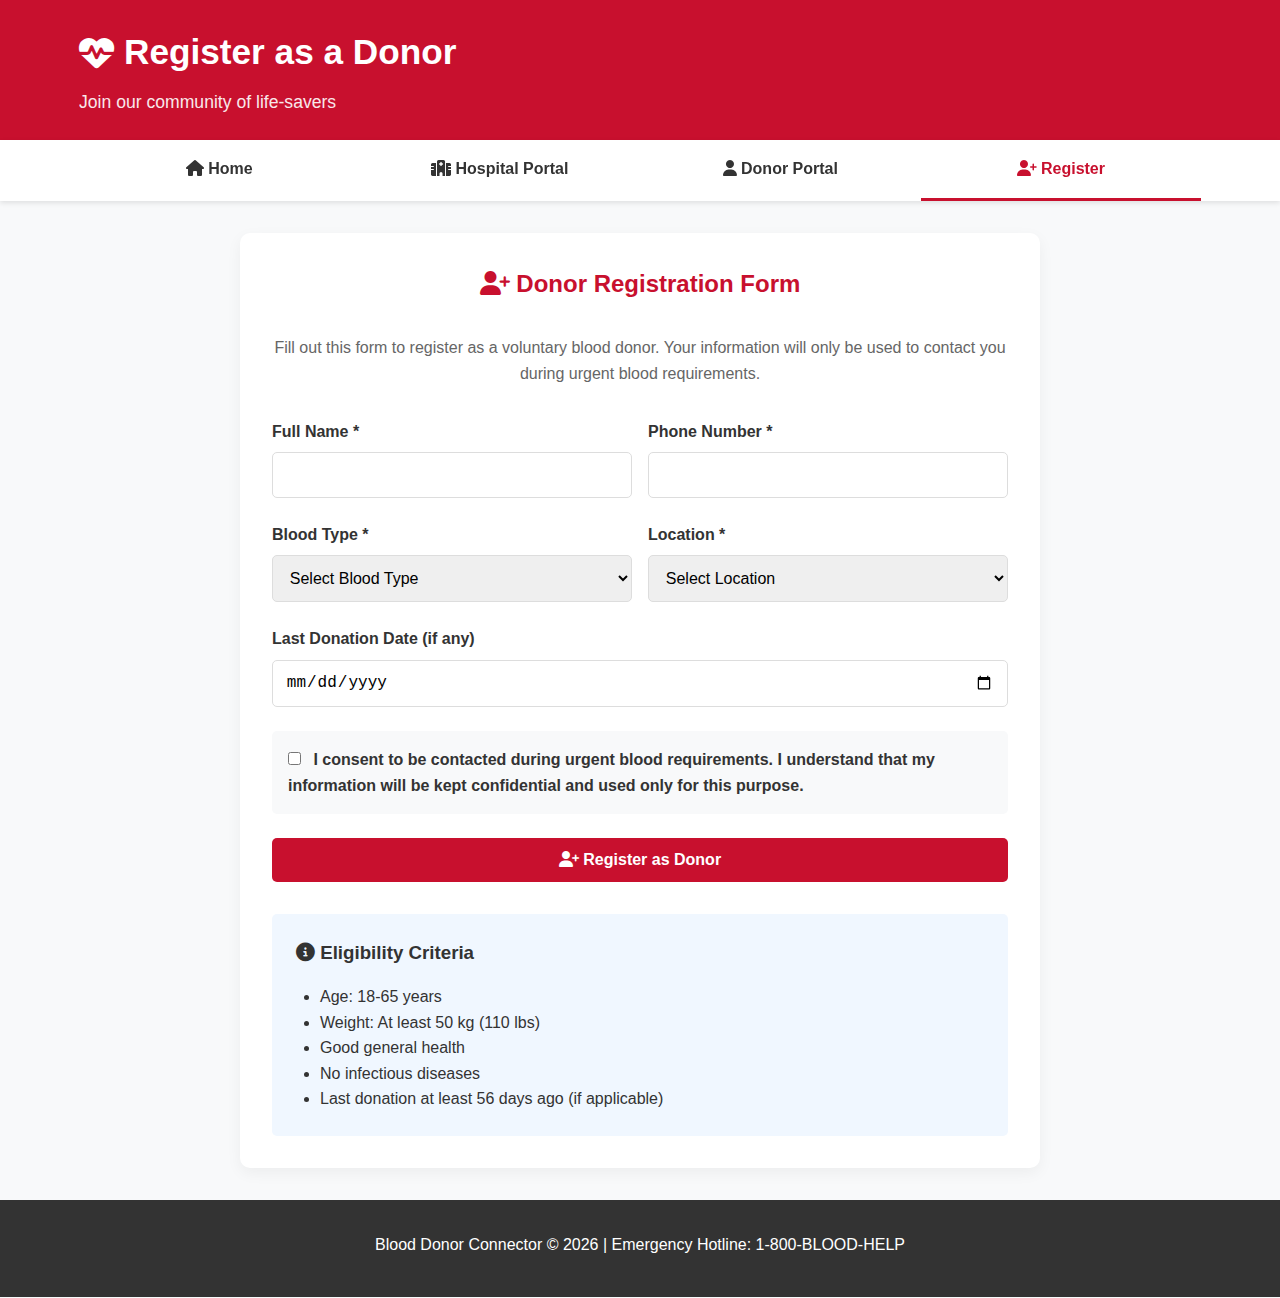
<file: admin.html>
<!DOCTYPE html>
<html lang="en">
<head>
    <meta charset="UTF-8">
    <meta name="viewport" content="width=device-width, initial-scale=1.0">
    <title>Register as Donor - Blood Donor Connector</title>
    <link rel="stylesheet" href="style.css">
    <link rel="stylesheet" href="https://cdnjs.cloudflare.com/ajax/libs/font-awesome/6.4.0/css/all.min.css">
</head>
<body>
    <header>
        <div class="container">
            <h1><i class="fas fa-heartbeat"></i> Register as a Donor</h1>
            <p class="tagline">Join our community of life-savers</p>
        </div>
    </header>

    <nav>
        <div class="container">
            <ul>
                <li><a href="index.html"><i class="fas fa-home"></i> Home</a></li>
                <li><a href="hospital.html"><i class="fas fa-hospital"></i> Hospital Portal</a></li>
                <li><a href="donor.html"><i class="fas fa-user"></i> Donor Portal</a></li>
                <li><a href="admin.html" class="active"><i class="fas fa-user-plus"></i> Register</a></li>
            </ul>
        </div>
    </nav>

    <main class="container">
        <div class="form-container">
            <h2><i class="fas fa-user-plus"></i> Donor Registration Form</h2>
            <p style="margin-bottom: 2rem; text-align: center; color: #666;">
                Fill out this form to register as a voluntary blood donor. Your information will only be used to contact you during urgent blood requirements.
            </p>
            
            <form id="donor-form" onsubmit="return registerDonor()">
                <div class="form-row">
                    <div class="form-group">
                        <label for="donor-name">Full Name *</label>
                        <input type="text" id="donor-name" class="form-control" required>
                    </div>
                    <div class="form-group">
                        <label for="donor-phone">Phone Number *</label>
                        <input type="tel" id="donor-phone" class="form-control" required>
                    </div>
                </div>
                
                <div class="form-row">
                    <div class="form-group">
                        <label for="donor-blood-type">Blood Type *</label>
                        <select id="donor-blood-type" class="form-control" required>
                            <option value="">Select Blood Type</option>
                            <option value="O+">O+</option>
                            <option value="O-">O-</option>
                            <option value="A+">A+</option>
                            <option value="A-">A-</option>
                            <option value="B+">B+</option>
                            <option value="B-">B-</option>
                            <option value="AB+">AB+</option>
                            <option value="AB-">AB-</option>
                        </select>
                    </div>
                    <div class="form-group">
                        <label for="donor-location">Location *</label>
                        <select id="donor-location" class="form-control" required>
                            <option value="">Select Location</option>
                            <option value="Virudhunagar">Virudhunagar</option>
                            <option value="Sattur">Sattur</option>
                            <option value="Sivakasi">Sivakasi</option>
                            <option value="Srivi">Srivi</option>
                            <option value="West Side">West Side</option>
                        </select>
                    </div>
                </div>
                
                <div class="form-group">
                    <label for="last-donation">Last Donation Date (if any)</label>
                    <input type="date" id="last-donation" class="form-control">
                </div>
                
                <div class="form-group">
                    <div style="background-color: #f8f9fa; padding: 1rem; border-radius: 5px; margin-top: 1rem;">
                        <input type="checkbox" id="consent" required>
                        <label for="consent" style="display: inline; margin-left: 0.5rem;">
                            I consent to be contacted during urgent blood requirements. I understand that my information will be kept confidential and used only for this purpose.
                        </label>
                    </div>
                </div>
                
                <button type="submit" class="btn btn-primary" style="width: 100%;">
                    <i class="fas fa-user-plus"></i> Register as Donor
                </button>
            </form>
            
            <div style="margin-top: 2rem; padding: 1.5rem; background-color: #f0f7ff; border-radius: 5px;">
                <h3><i class="fas fa-info-circle"></i> Eligibility Criteria</h3>
                <ul style="margin-top: 1rem; margin-left: 1.5rem;">
                    <li>Age: 18-65 years</li>
                    <li>Weight: At least 50 kg (110 lbs)</li>
                    <li>Good general health</li>
                    <li>No infectious diseases</li>
                    <li>Last donation at least 56 days ago (if applicable)</li>
                </ul>
            </div>
        </div>
    </main>

    <footer>
        <div class="container">
            <p>Blood Donor Connector &copy; <span id="current-year">2023</span> | Emergency Hotline: 1-800-BLOOD-HELP</p>
        </div>
    </footer>

    <script src="script.js"></script>
</body>
</html>
</file>
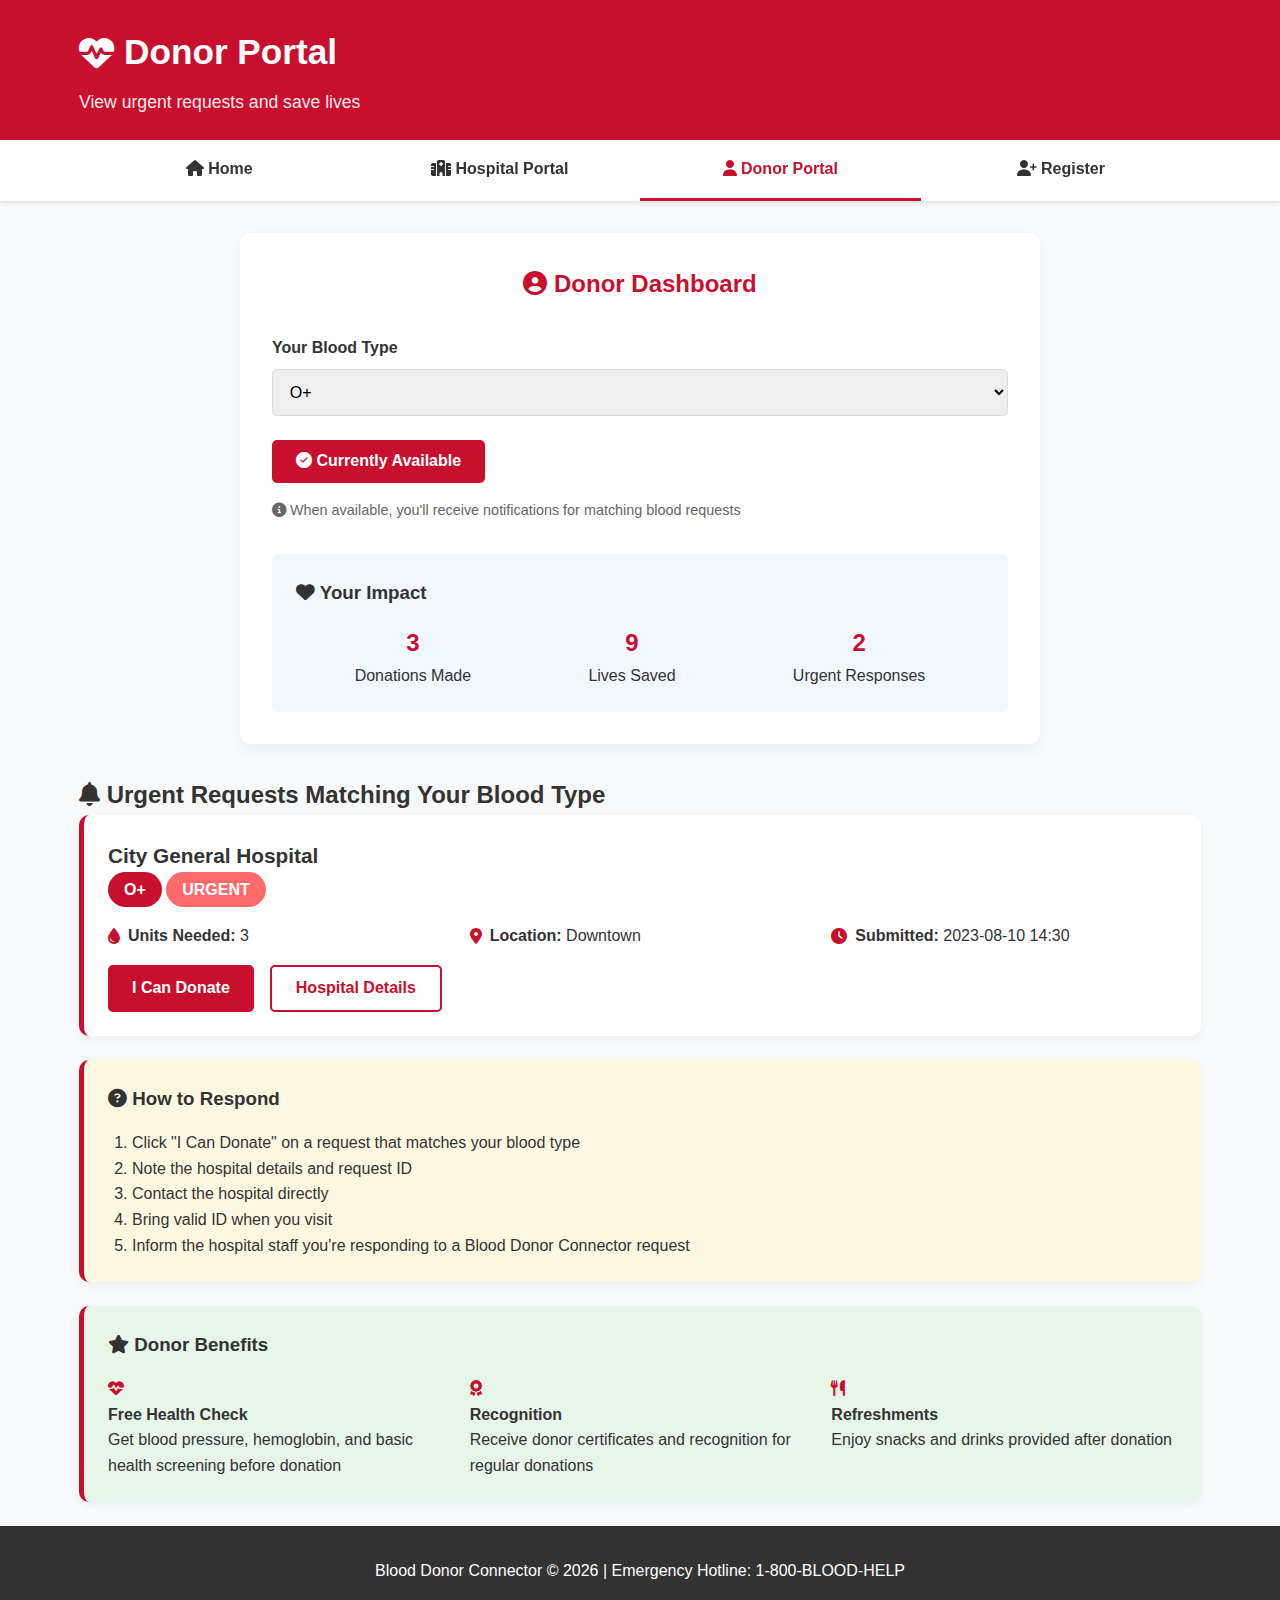
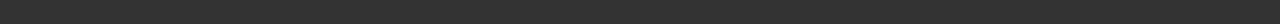
<file: donor.html>
<!DOCTYPE html>
<html lang="en">
<head>
    <meta charset="UTF-8">
    <meta name="viewport" content="width=device-width, initial-scale=1.0">
    <title>Donor Portal - Blood Donor Connector</title>
    <link rel="stylesheet" href="style.css">
    <link rel="stylesheet" href="https://cdnjs.cloudflare.com/ajax/libs/font-awesome/6.4.0/css/all.min.css">
</head>
<body>
    <header>
        <div class="container">
            <h1><i class="fas fa-heartbeat"></i> Donor Portal</h1>
            <p class="tagline">View urgent requests and save lives</p>
        </div>
    </header>

    <nav>
        <div class="container">
            <ul>
                <li><a href="index.html"><i class="fas fa-home"></i> Home</a></li>
                <li><a href="hospital.html"><i class="fas fa-hospital"></i> Hospital Portal</a></li>
                <li><a href="donor.html" class="active"><i class="fas fa-user"></i> Donor Portal</a></li>
                <li><a href="admin.html"><i class="fas fa-user-plus"></i> Register</a></li>
            </ul>
        </div>
    </nav>

    <main class="container">
        <div class="form-container">
            <h2><i class="fas fa-user-circle"></i> Donor Dashboard</h2>
            
            <div style="margin-bottom: 2rem;">
                <div class="form-row">
                    <div class="form-group">
                        <label for="donor-blood-type-display">Your Blood Type</label>
                        <select id="donor-blood-type-display" class="form-control">
                            <option value="O+">O+</option>
                            <option value="O-">O-</option>
                            <option value="A+">A+</option>
                            <option value="A-">A-</option>
                            <option value="B+">B+</option>
                            <option value="B-">B-</option>
                            <option value="AB+">AB+</option>
                            <option value="AB-">AB-</option>
                        </select>
                    </div>
                </div>
                
                <button id="availability-toggle" class="btn btn-primary">
                    <i class="fas fa-check-circle"></i> Currently Available
                </button>
                <p style="margin-top: 1rem; font-size: 0.9rem; color: #666;">
                    <i class="fas fa-info-circle"></i> When available, you'll receive notifications for matching blood requests
                </p>
            </div>
            
            <div style="background-color: #f0f7ff; padding: 1.5rem; border-radius: 5px; margin-top: 2rem;">
                <h3><i class="fas fa-heart"></i> Your Impact</h3>
                <div style="display: flex; justify-content: space-around; text-align: center; margin-top: 1rem;">
                    <div>
                        <h4 style="color: #c8102e; font-size: 1.5rem;">3</h4>
                        <p>Donations Made</p>
                    </div>
                    <div>
                        <h4 style="color: #c8102e; font-size: 1.5rem;">9</h4>
                        <p>Lives Saved</p>
                    </div>
                    <div>
                        <h4 style="color: #c8102e; font-size: 1.5rem;">2</h4>
                        <p>Urgent Responses</p>
                    </div>
                </div>
            </div>
        </div>

        <div class="request-list">
            <h2><i class="fas fa-bell"></i> Urgent Requests Matching Your Blood Type</h2>
            
            <div id="donor-request-list">
                <!-- Matching requests will be displayed here by JavaScript -->
                <div class="request-card">
                    <div class="request-header">
                        <div>
                            <h3 class="request-title">City General Hospital</h3>
                            <span class="blood-type-badge">O+</span>
                            <span class="urgent-badge">URGENT</span>
                        </div>
                    </div>
                    <div class="request-details">
                        <div class="detail-item">
                            <i class="fas fa-tint"></i>
                            <span><strong>Units Needed:</strong> 3</span>
                        </div>
                        <div class="detail-item">
                            <i class="fas fa-map-marker-alt"></i>
                            <span><strong>Location:</strong> Downtown</span>
                        </div>
                        <div class="detail-item">
                            <i class="fas fa-clock"></i>
                            <span><strong>Submitted:</strong> 2023-08-10 14:30</span>
                        </div>
                    </div>
                    <div class="request-actions">
                        <button class="btn btn-primary" onclick="respondToRequest(1)">I Can Donate</button>
                        <button class="btn btn-outline" onclick="viewHospitalDetails('City General Hospital')">Hospital Details</button>
                    </div>
                </div>
            </div>
            
            <div class="request-card" style="background-color: #fff8e1;">
                <h3><i class="fas fa-question-circle"></i> How to Respond</h3>
                <ol style="margin-left: 1.5rem; margin-top: 1rem;">
                    <li>Click "I Can Donate" on a request that matches your blood type</li>
                    <li>Note the hospital details and request ID</li>
                    <li>Contact the hospital directly</li>
                    <li>Bring valid ID when you visit</li>
                    <li>Inform the hospital staff you're responding to a Blood Donor Connector request</li>
                </ol>
            </div>
            
            <div class="request-card" style="background-color: #e8f5e9; margin-top: 1.5rem;">
                <h3><i class="fas fa-star"></i> Donor Benefits</h3>
                <div style="display: grid; grid-template-columns: repeat(auto-fit, minmax(200px, 1fr)); gap: 1rem; margin-top: 1rem;">
                    <div>
                        <i class="fas fa-heartbeat" style="color: #c8102e;"></i>
                        <h4>Free Health Check</h4>
                        <p>Get blood pressure, hemoglobin, and basic health screening before donation</p>
                    </div>
                    <div>
                        <i class="fas fa-award" style="color: #c8102e;"></i>
                        <h4>Recognition</h4>
                        <p>Receive donor certificates and recognition for regular donations</p>
                    </div>
                    <div>
                        <i class="fas fa-utensils" style="color: #c8102e;"></i>
                        <h4>Refreshments</h4>
                        <p>Enjoy snacks and drinks provided after donation</p>
                    </div>
                </div>
            </div>
        </div>
    </main>

    <footer>
        <div class="container">
            <p>Blood Donor Connector &copy; <span id="current-year">2023</span> | Emergency Hotline: 1-800-BLOOD-HELP</p>
        </div>
    </footer>

    <script src="script.js"></script>
</body>
</html>
</file>
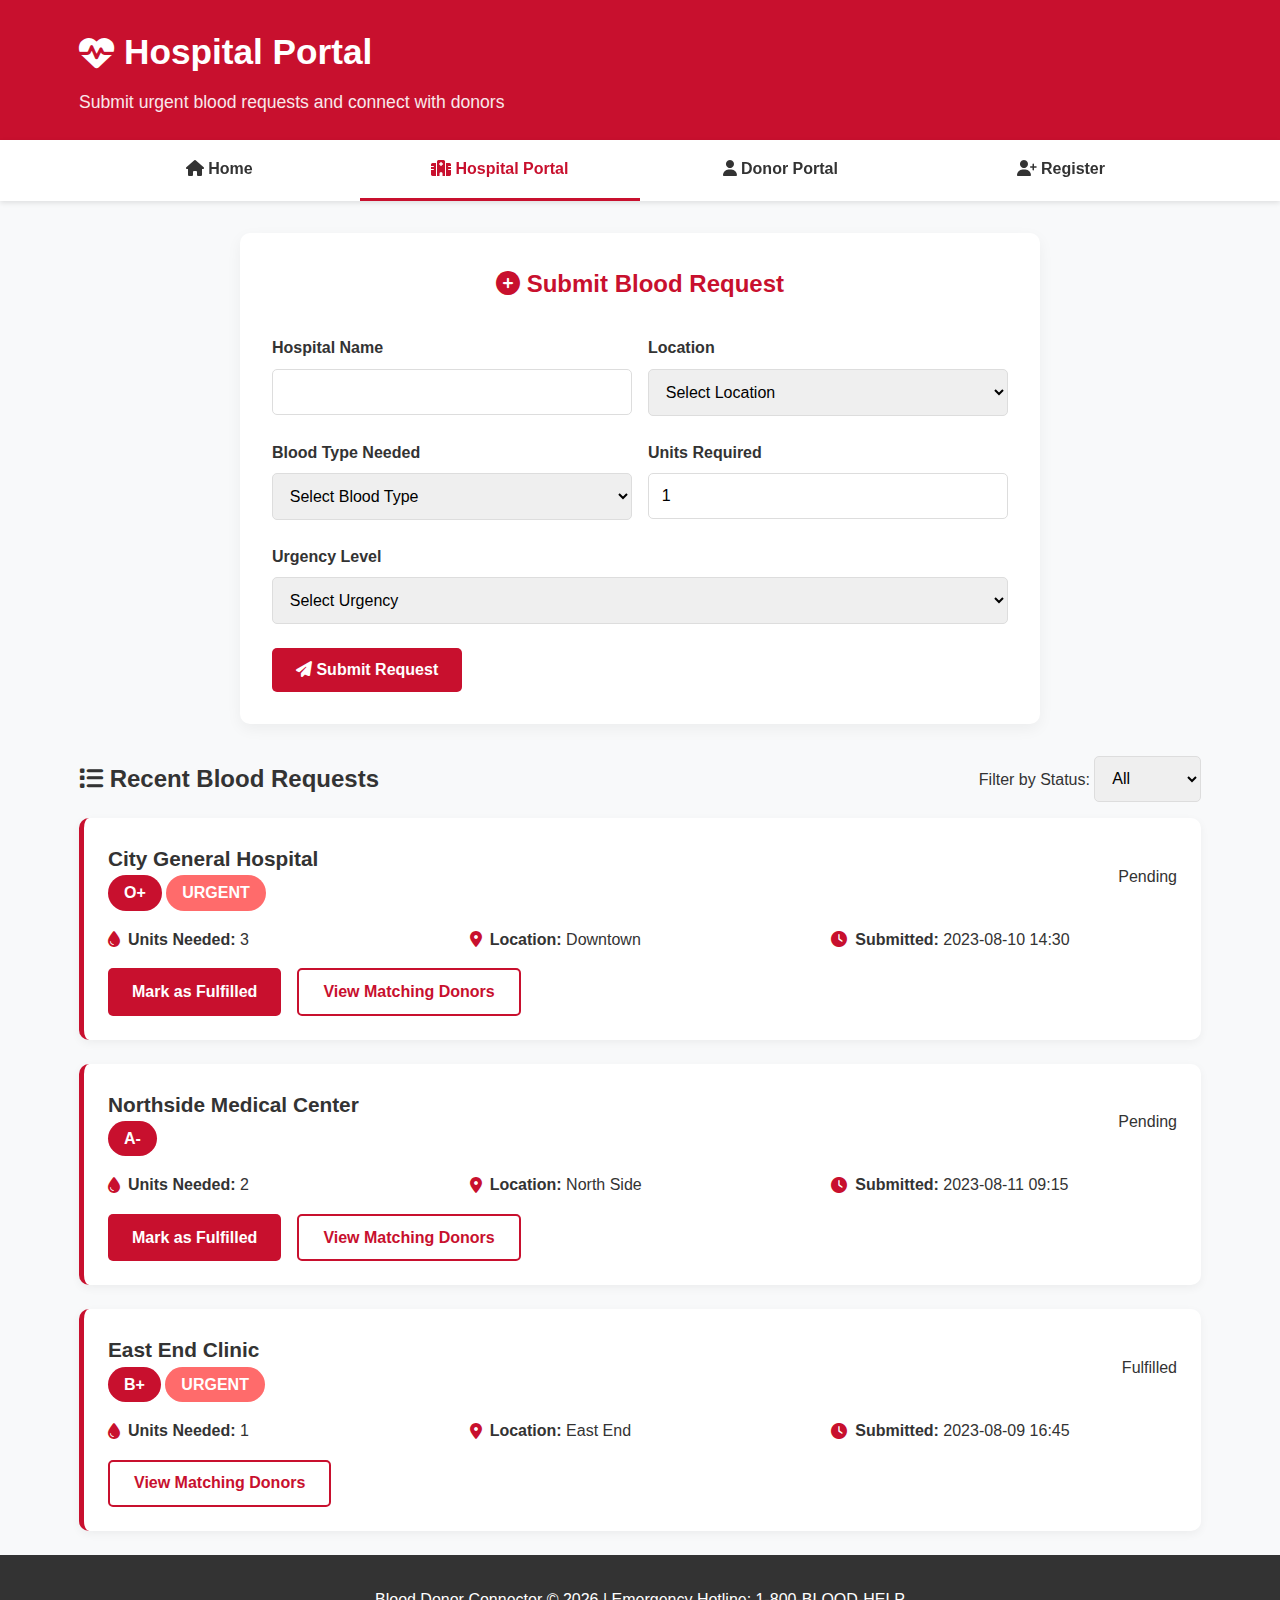
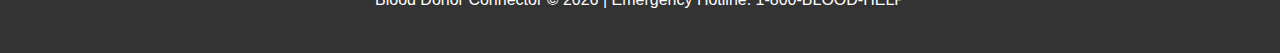
<file: hospital.html>
<!DOCTYPE html>
<html lang="en">
<head>
    <meta charset="UTF-8">
    <meta name="viewport" content="width=device-width, initial-scale=1.0">
    <title>Hospital Portal - Blood Donor Connector</title>
    <link rel="stylesheet" href="style.css">
    <link rel="stylesheet" href="https://cdnjs.cloudflare.com/ajax/libs/font-awesome/6.4.0/css/all.min.css">
</head>
<body>
    <header>
        <div class="container">
            <h1><i class="fas fa-heartbeat"></i> Hospital Portal</h1>
            <p class="tagline">Submit urgent blood requests and connect with donors</p>
        </div>
    </header>

    <nav>
        <div class="container">
            <ul>
                <li><a href="index.html"><i class="fas fa-home"></i> Home</a></li>
                <li><a href="hospital.html" class="active"><i class="fas fa-hospital"></i> Hospital Portal</a></li>
                <li><a href="donor.html"><i class="fas fa-user"></i> Donor Portal</a></li>
                <li><a href="admin.html"><i class="fas fa-user-plus"></i> Register</a></li>
            </ul>
        </div>
    </nav>

    <main class="container">
        <div class="form-container">
            <h2><i class="fas fa-plus-circle"></i> Submit Blood Request</h2>
            <form id="request-form" onsubmit="return submitRequest()">
                <div class="form-row">
                    <div class="form-group">
                        <label for="hospital">Hospital Name</label>
                        <input type="text" id="hospital" class="form-control" required>
                    </div>
                    <div class="form-group">
                        <label for="location">Location</label>
                        <select id="location" class="form-control" required>
                            <option value="">Select Location</option>
                            <option value="Virudhunagar">Virudhunagar</option>
                            <option value="Sattur">Sattur</option>
                            <option value="Sivakasi">Sivakasi</option>
                            <option value="Srivi">Srivi</option>
                            <option value="Rajapalayam">Rajapalayam</option>
                        </select>
                    </div>
                </div>
                
                <div class="form-row">
                    <div class="form-group">
                        <label for="blood-type">Blood Type Needed</label>
                        <select id="blood-type" class="form-control" required>
                            <option value="">Select Blood Type</option>
                            <option value="O+">O+</option>
                            <option value="O-">O-</option>
                            <option value="A+">A+</option>
                            <option value="A-">A-</option>
                            <option value="B+">B+</option>
                            <option value="B-">B-</option>
                            <option value="AB+">AB+</option>
                            <option value="AB-">AB-</option>
                        </select>
                    </div>
                    <div class="form-group">
                        <label for="units">Units Required</label>
                        <input type="number" id="units" class="form-control" min="1" max="10" value="1" required>
                    </div>
                </div>
                
                <div class="form-row">
                    <div class="form-group">
                        <label for="urgency">Urgency Level</label>
                        <select id="urgency" class="form-control" required>
                            <option value="">Select Urgency</option>
                            <option value="High">High (Immediate need)</option>
                            <option value="Medium">Medium (Within 24 hours)</option>
                            <option value="Low">Low (Within 3 days)</option>
                        </select>
                    </div>
                </div>
                
                <button type="submit" class="btn btn-primary">
                    <i class="fas fa-paper-plane"></i> Submit Request
                </button>
            </form>
        </div>

        <div class="request-list">
            <div class="request-header">
                <h2><i class="fas fa-list"></i> Recent Blood Requests</h2>
                <div>
                    <label for="status-filter">Filter by Status:</label>
                    <select id="status-filter" class="form-control" style="display: inline-block; width: auto;">
                        <option value="All">All</option>
                        <option value="Pending">Pending</option>
                        <option value="Fulfilled">Fulfilled</option>
                    </select>
                </div>
            </div>
            
            <div id="request-list">
                <!-- Requests will be displayed here by JavaScript -->
            </div>
        </div>
    </main>

    <footer>
        <div class="container">
            <p>Blood Donor Connector &copy; <span id="current-year">2023</span> | Emergency Hotline: 1-800-BLOOD-HELP</p>
        </div>
    </footer>

    <script src="script.js"></script>
</body>
</html>
</file>
<file: style.css>
/* Reset and Base Styles */
* {
    margin: 0;
    padding: 0;
    box-sizing: border-box;
}

body {
    font-family: 'Segoe UI', Tahoma, Geneva, Verdana, sans-serif;
    line-height: 1.6;
    color: #333;
    background-color: #f8f9fa;
}

.container {
    width: 90%;
    max-width: 1200px;
    margin: 0 auto;
    padding: 0 15px;
}

/* Header Styles */
header {
    background-color: #c8102e;
    color: white;
    padding: 1.5rem 0;
    box-shadow: 0 2px 5px rgba(0, 0, 0, 0.1);
}

header h1 {
    font-size: 2.2rem;
    margin-bottom: 0.5rem;
    display: flex;
    align-items: center;
    gap: 10px;
}

header .tagline {
    font-size: 1.1rem;
    opacity: 0.9;
}

/* Navigation Styles */
nav {
    background-color: #fff;
    box-shadow: 0 2px 5px rgba(0, 0, 0, 0.1);
    position: sticky;
    top: 0;
    z-index: 100;
}

nav ul {
    display: flex;
    list-style: none;
    flex-wrap: wrap;
}

nav li {
    flex: 1;
    min-width: 120px;
}

nav a {
    display: block;
    padding: 1rem;
    text-align: center;
    text-decoration: none;
    color: #333;
    font-weight: 600;
    transition: all 0.3s;
    border-bottom: 3px solid transparent;
}

nav a:hover {
    background-color: #f8f9fa;
    color: #c8102e;
}

nav a.active {
    color: #c8102e;
    border-bottom: 3px solid #c8102e;
}

/* Main Content Styles */
main {
    padding: 2rem 0;
}

/* Hero Section */
.hero {
    display: flex;
    flex-wrap: wrap;
    align-items: center;
    margin-bottom: 3rem;
    gap: 2rem;
}

.hero-content {
    flex: 1;
    min-width: 300px;
}

.hero h2 {
    font-size: 2.5rem;
    color: #c8102e;
    margin-bottom: 1rem;
}

.hero p {
    font-size: 1.2rem;
    margin-bottom: 2rem;
    color: #555;
}

.hero-image {
    flex: 1;
    min-width: 300px;
    border-radius: 10px;
    overflow: hidden;
    box-shadow: 0 5px 15px rgba(0, 0, 0, 0.1);
}

.hero-image img {
    width: 100%;
    height: auto;
    display: block;
}

/* Button Styles */
.btn {
    display: inline-block;
    padding: 0.8rem 1.5rem;
    border-radius: 5px;
    text-decoration: none;
    font-weight: 600;
    cursor: pointer;
    transition: all 0.3s;
    border: none;
    font-size: 1rem;
}

.btn-primary {
    background-color: #c8102e;
    color: white;
}

.btn-primary:hover {
    background-color: #a00d24;
    transform: translateY(-2px);
}

.btn-secondary {
    background-color: #2e5fa7;
    color: white;
}

.btn-secondary:hover {
    background-color: #244b87;
    transform: translateY(-2px);
}

.btn-outline {
    background-color: transparent;
    color: #c8102e;
    border: 2px solid #c8102e;
}

.btn-outline:hover {
    background-color: #c8102e;
    color: white;
    transform: translateY(-2px);
}

.cta-buttons {
    display: flex;
    gap: 1rem;
    flex-wrap: wrap;
}

/* Features Section */
.features {
    margin-bottom: 3rem;
}

.features h2 {
    text-align: center;
    font-size: 2.2rem;
    color: #333;
    margin-bottom: 2rem;
}

.feature-grid {
    display: grid;
    grid-template-columns: repeat(auto-fit, minmax(250px, 1fr));
    gap: 2rem;
}

.feature-card {
    background-color: white;
    padding: 1.5rem;
    border-radius: 10px;
    box-shadow: 0 5px 15px rgba(0, 0, 0, 0.05);
    text-align: center;
    transition: transform 0.3s;
}

.feature-card:hover {
    transform: translateY(-5px);
}

.feature-icon {
    font-size: 2.5rem;
    color: #c8102e;
    margin-bottom: 1rem;
}

.feature-card h3 {
    margin-bottom: 1rem;
    color: #333;
}

/* Blood Types Section */
.blood-types {
    margin-bottom: 3rem;
}

.blood-types h2 {
    text-align: center;
    font-size: 2.2rem;
    color: #333;
    margin-bottom: 2rem;
}

.compatibility-table {
    overflow-x: auto;
}

table {
    width: 100%;
    border-collapse: collapse;
    background-color: white;
    box-shadow: 0 5px 15px rgba(0, 0, 0, 0.05);
}

thead {
    background-color: #c8102e;
    color: white;
}

th, td {
    padding: 1rem;
    text-align: center;
    border-bottom: 1px solid #eee;
}

tbody tr:hover {
    background-color: #f8f9fa;
}

.blood-type {
    display: inline-block;
    padding: 0.3rem 0.8rem;
    background-color: #c8102e;
    color: white;
    border-radius: 5px;
    font-weight: bold;
}

/* Stats Section */
.stats {
    margin-bottom: 3rem;
}

.stats h2 {
    text-align: center;
    font-size: 2.2rem;
    color: #333;
    margin-bottom: 2rem;
}

.stats-grid {
    display: grid;
    grid-template-columns: repeat(auto-fit, minmax(200px, 1fr));
    gap: 2rem;
}

.stat-card {
    background-color: white;
    padding: 2rem;
    border-radius: 10px;
    box-shadow: 0 5px 15px rgba(0, 0, 0, 0.05);
    text-align: center;
}

.stat-card h3 {
    font-size: 3rem;
    color: #c8102e;
    margin-bottom: 0.5rem;
}

.stat-card p {
    color: #666;
    font-size: 1.1rem;
}

/* Form Styles */
.form-container {
    max-width: 800px;
    margin: 2rem auto;
    background-color: white;
    padding: 2rem;
    border-radius: 10px;
    box-shadow: 0 5px 15px rgba(0, 0, 0, 0.05);
}

.form-container h2 {
    text-align: center;
    color: #c8102e;
    margin-bottom: 2rem;
}

.form-group {
    margin-bottom: 1.5rem;
}

.form-group label {
    display: block;
    margin-bottom: 0.5rem;
    font-weight: 600;
}

.form-control {
    width: 100%;
    padding: 0.8rem;
    border: 1px solid #ddd;
    border-radius: 5px;
    font-size: 1rem;
}

.form-control:focus {
    outline: none;
    border-color: #c8102e;
}

.form-row {
    display: flex;
    gap: 1rem;
    flex-wrap: wrap;
}

.form-row .form-group {
    flex: 1;
    min-width: 200px;
}

/* Request List Styles */
.request-list {
    margin-top: 2rem;
}

.request-card {
    background-color: white;
    padding: 1.5rem;
    border-radius: 10px;
    box-shadow: 0 3px 10px rgba(0, 0, 0, 0.05);
    margin-bottom: 1.5rem;
    border-left: 5px solid #c8102e;
}

.request-header {
    display: flex;
    justify-content: space-between;
    align-items: center;
    margin-bottom: 1rem;
    flex-wrap: wrap;
    gap: 1rem;
}

.request-title {
    font-size: 1.3rem;
    color: #333;
}

.blood-type-badge {
    display: inline-block;
    padding: 0.3rem 1rem;
    background-color: #c8102e;
    color: white;
    border-radius: 20px;
    font-weight: bold;
}

.urgent-badge {
    display: inline-block;
    padding: 0.3rem 1rem;
    background-color: #ff6b6b;
    color: white;
    border-radius: 20px;
    font-weight: bold;
}

.request-details {
    display: grid;
    grid-template-columns: repeat(auto-fit, minmax(200px, 1fr));
    gap: 1rem;
    margin-bottom: 1rem;
}

.detail-item {
    display: flex;
    align-items: center;
    gap: 0.5rem;
}

.detail-item i {
    color: #c8102e;
}

.request-actions {
    display: flex;
    gap: 1rem;
    flex-wrap: wrap;
}

/* Footer Styles */
footer {
    background-color: #333;
    color: white;
    padding: 2rem 0;
    text-align: center;
}

footer p {
    margin-bottom: 0.5rem;
}

.footer-contact {
    margin-top: 1rem;
    display: flex;
    align-items: center;
    justify-content: center;
    gap: 0.5rem;
}

/* Responsive Styles */
@media (max-width: 768px) {
    nav ul {
        flex-direction: column;
    }
    
    .hero h2 {
        font-size: 2rem;
    }
    
    .stats-grid {
        grid-template-columns: repeat(2, 1fr);
    }
    
    .cta-buttons {
        justify-content: center;
    }
}

@media (max-width: 480px) {
    .stats-grid {
        grid-template-columns: 1fr;
    }
    
    .request-header {
        flex-direction: column;
        align-items: flex-start;
    }
}
</file>
